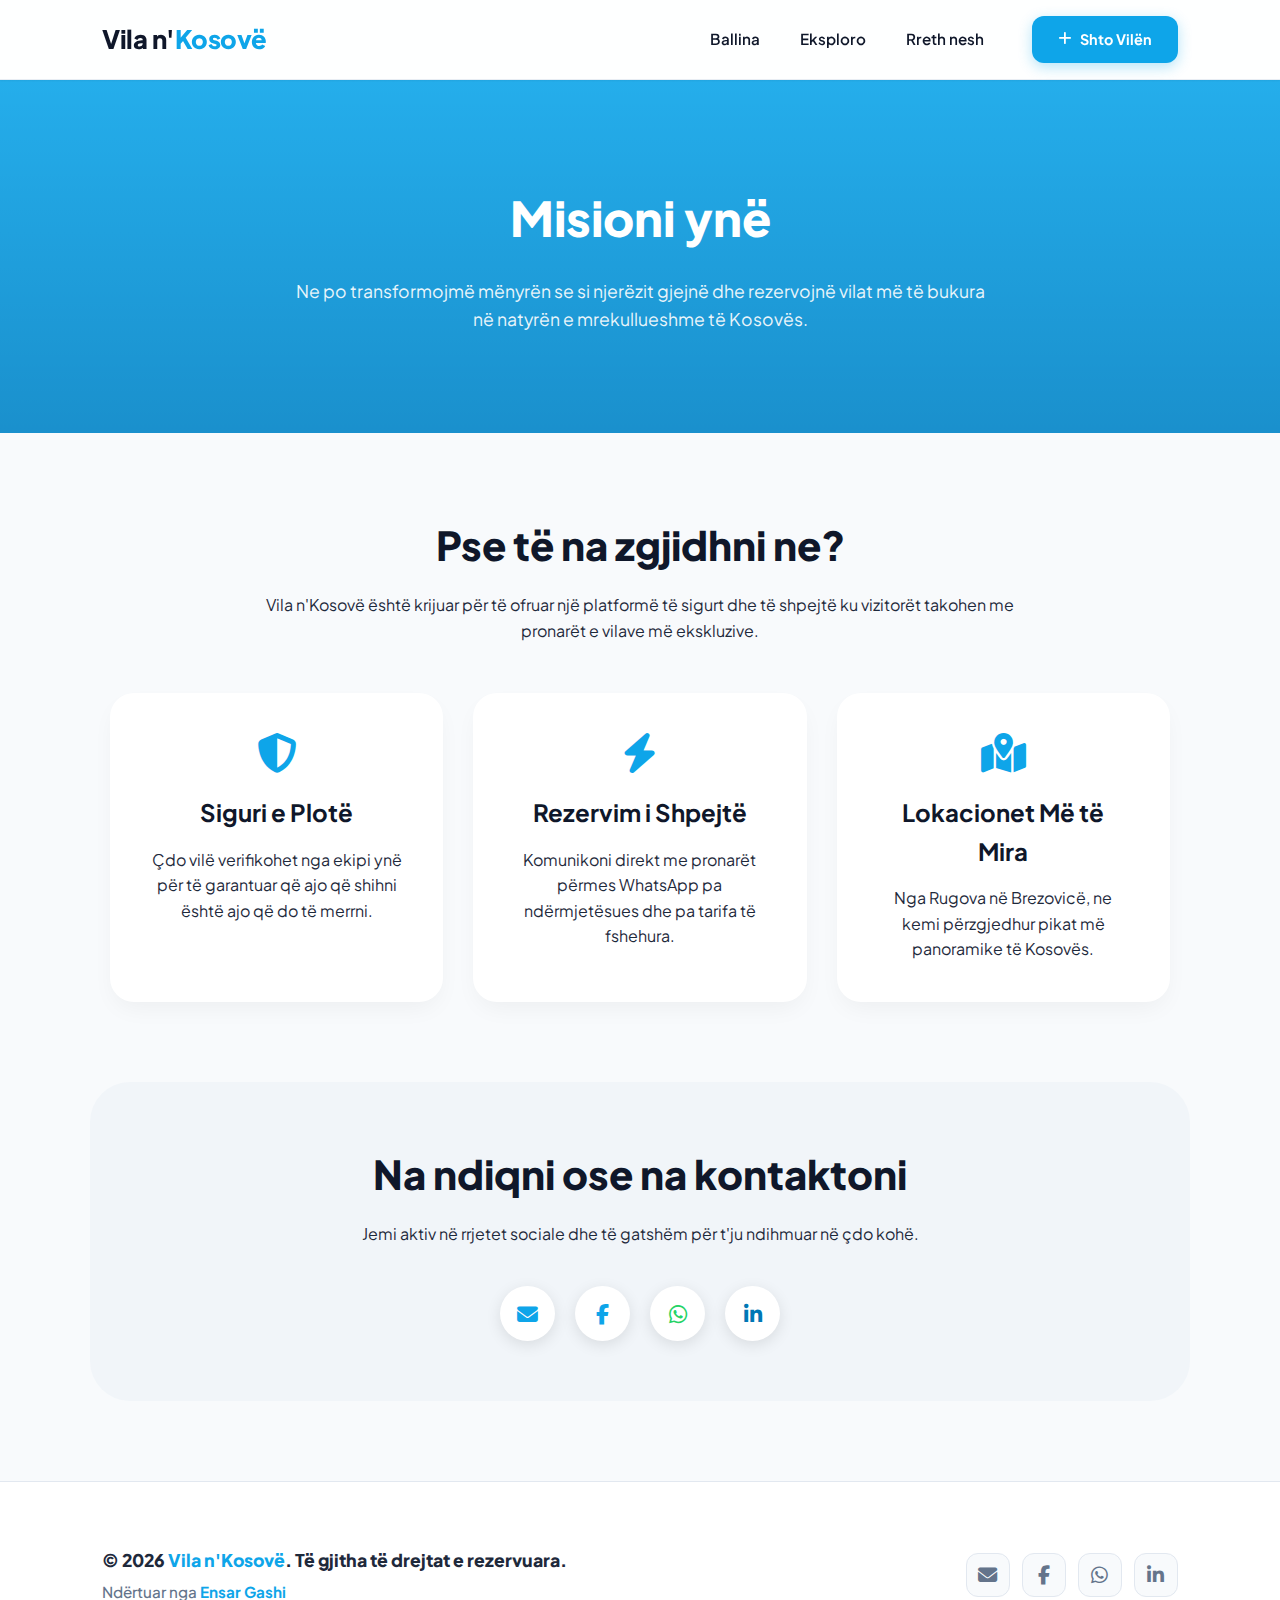
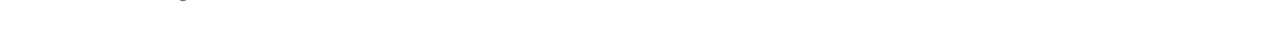
<file: rreth-nesh.html>
<!DOCTYPE html>
<html lang="sq">
<head>
    <meta charset="UTF-8">
    <meta name="viewport" content="width=device-width, initial-scale=1.0">
    <title>Rreth Nesh | Vila n'Kosovë</title>
    <link rel="manifest" href="manifest.json">
<meta name="theme-color" content="#0ea5e9">
    <link rel="stylesheet" href="listing.css">
    
    <link href="https://fonts.googleapis.com/css2?family=Plus+Jakarta+Sans:wght@400;500;600;700;800&display=swap" rel="stylesheet">
    <link rel="stylesheet" href="https://cdnjs.cloudflare.com/ajax/libs/font-awesome/6.4.0/css/all.min.css">

    <style>
        body { font-family: 'Plus Jakarta Sans', sans-serif; background-color: #f8fafc; color: #1e293b; line-height: 1.6; }
        
        /* Navbar & Mobile Menu Styles */
        .navbar {
            display: flex;
            justify-content: space-between;
            align-items: center;
            position: relative;
            z-index: 1000;
        }

        .hamburger {
            display: none;
            cursor: pointer;
            font-size: 1.5rem;
            color: #0f172a;
        }

        .close-menu {
            position: absolute;
            top: 20px;
            right: 20px;
            font-size: 1.5rem;
            display: none;
            cursor: pointer;
        }

        @media (max-width: 768px) {
            .hamburger { display: block; }
            .close-menu { display: block; }
            
            .nav-links-wrapper {
                position: fixed;
                top: 0;
                right: -100%;
                height: 100vh;
                width: 75%;
                background: white;
                flex-direction: column;
                padding: 80px 30px;
                transition: 0.4s cubic-bezier(0.4, 0, 0.2, 1);
                box-shadow: -10px 0 30px rgba(0,0,0,0.1);
                gap: 25px;
                display: flex !important;
            }

            .nav-links-wrapper.active { right: 0; }
            .about-hero h1 { font-size: 2.2rem; }
            .section-title { font-size: 1.8rem; }
            .section { padding: 40px 20px; }
        }

        /* About Styles */
        .about-hero {
            background: linear-gradient(rgba(14, 165, 233, 0.9), rgba(2, 132, 199, 0.9)), url('https://images.unsplash.com/photo-1501785888041-af3ef285b470?auto=format&fit=crop&q=80&w=2070');
            background-size: cover;
            background-position: center;
            color: white;
            padding: 100px 20px;
            text-align: center;
        }

        .about-hero h1 { font-size: 3rem; font-weight: 800; margin-bottom: 20px; }
        .about-hero p { font-size: 1.1rem; max-width: 700px; margin: 0 auto; opacity: 0.9; }

        .section { padding: 80px 20px; max-width: 1100px; margin: 0 auto; }
        .grid { display: grid; grid-template-columns: repeat(auto-fit, minmax(280px, 1fr)); gap: 30px; margin-top: 50px; }

        .card-feature {
            background: white;
            padding: 40px;
            border-radius: 24px;
            box-shadow: 0 10px 25px -5px rgba(0, 0, 0, 0.05);
            text-align: center;
            transition: transform 0.3s ease;
        }
        .card-feature:hover { transform: translateY(-10px); }
        .card-feature i { font-size: 2.5rem; color: #0ea5e9; margin-bottom: 20px; }
        .card-feature h3 { font-size: 1.5rem; margin-bottom: 15px; color: #0f172a; }

        .social-links { display: flex; justify-content: center; gap: 20px; margin-top: 40px; }
        .social-btn {
            width: 55px;
            height: 55px;
            display: flex;
            align-items: center;
            justify-content: center;
            border-radius: 50%;
            background: white;
            color: #0ea5e9;
            font-size: 1.3rem;
            box-shadow: 0 4px 15px rgba(0,0,0,0.1);
            text-decoration: none;
            transition: all 0.3s ease;
        }
        .social-btn:hover { background: #0ea5e9; color: white; transform: scale(1.1); }
        .btn-wa { color: #25D366; } .btn-wa:hover { background: #25D366; }
        .btn-li { color: #0077B5; } .btn-li:hover { background: #0077B5; }

        .about-text { text-align: center; max-width: 800px; margin: 0 auto 40px; }
        .section-title { font-size: 2.5rem; font-weight: 800; color: #0f172a; margin-bottom: 15px; }
    </style>
</head>
<body>

    <nav class="navbar">
        <div class="logo" onclick="window.location.href='index.html'" style="cursor:pointer">
            Vila n'<span>Kosovë</span>
        </div>
        <div class="nav-actions">
            <div class="nav-links-wrapper" id="navLinks">
                <i class="fa-solid fa-xmark close-menu" onclick="toggleMenu()"></i>
                <a href="index.html" class="nav-link">Ballina</a>
                <a href="eksploro.html" class="nav-link">Eksploro</a>
                <a href="rreth-nesh.html" class="nav-link active">Rreth nesh</a>
            </div>
            <a href="login.html" class="btn-primary"><i class="fa-solid fa-plus" style="margin-right: 8px;"></i> <span>Shto Vilën</span></a>
            <div class="hamburger" onclick="toggleMenu()">
                <i class="fa-solid fa-bars-staggered"></i>
            </div>
        </div>
    </nav>

    <section class="about-hero">
        <h1>Misioni ynë</h1>
        <p>Ne po transformojmë mënyrën se si njerëzit gjejnë dhe rezervojnë vilat më të bukura në natyrën e mrekullueshme të Kosovës.</p>
    </section>

    <section class="section">
        <div class="about-text">
            <h2 class="section-title">Pse të na zgjidhni ne?</h2>
            <p>Vila n'Kosovë është krijuar për të ofruar një platformë të sigurt dhe të shpejtë ku vizitorët takohen me pronarët e vilave më ekskluzive.</p>
        </div>

        <div class="grid">
            <div class="card-feature">
                <i class="fa-solid fa-shield-halved"></i>
                <h3>Siguri e Plotë</h3>
                <p>Çdo vilë verifikohet nga ekipi ynë për të garantuar që ajo që shihni është ajo që do të merrni.</p>
            </div>

            <div class="card-feature">
                <i class="fa-solid fa-bolt"></i>
                <h3>Rezervim i Shpejtë</h3>
                <p>Komunikoni direkt me pronarët përmes WhatsApp pa ndërmjetësues dhe pa tarifa të fshehura.</p>
            </div>

            <div class="card-feature">
                <i class="fa-solid fa-map-location-dot"></i>
                <h3>Lokacionet Më të Mira</h3>
                <p>Nga Rugova në Brezovicë, ne kemi përzgjedhur pikat më panoramike të Kosovës.</p>
            </div>
        </div>
    </section>

    <section class="section" style="background: #f1f5f9; border-radius: 40px; margin-bottom: 80px; padding: 60px 20px; text-align: center;">
        <div class="about-text" style="margin-bottom: 30px;">
            <h2 class="section-title">Na ndiqni ose na kontaktoni</h2>
            <p>Jemi aktiv në rrjetet sociale dhe të gatshëm për t'ju ndihmuar në çdo kohë.</p>
        </div>
        
        <div class="social-links">
            <a href="mailto:info.vilakosove@gmail.com" class="social-btn" title="Na dërgoni Email">
                <i class="fa-solid fa-envelope"></i>
            </a>

            <a href="https://www.facebook.com/ensar.gashi.940" target="_blank" class="social-btn" title="Facebook">
                <i class="fa-brands fa-facebook-f"></i>
            </a>

            <a href="https://wa.me/38349200528" target="_blank" class="social-btn btn-wa" title="WhatsApp">
                <i class="fa-brands fa-whatsapp"></i>
            </a>

            <a href="https://www.linkedin.com/in/ensar-gashi/" target="_blank" class="social-btn btn-li" title="LinkedIn">
                <i class="fa-brands fa-linkedin-in"></i>
            </a>
        </div>
    </section>

    <footer class="main-footer">
        <div class="footer-content">
            <div class="footer-info">
                <p class="copyright">&copy; 2026 <span>Vila n'Kosovë</span>. Të gjitha të drejtat e rezervuara.</p>
                <p class="credits">
                    Ndërtuar nga <a href="https://www.ensargashi.com/" target="_blank" class="author-link">Ensar Gashi</a>
                </p>
            </div>
            <div class="footer-socials">
                <a href="mailto:info.vilakosove@gmail.com" class="social-icon gm" title="Email"><i class="fa-solid fa-envelope"></i></a>
                <a href="https://www.facebook.com/ensar.gashi.940" class="social-icon fb" target="_blank" title="Facebook"><i class="fa-brands fa-facebook-f"></i></a>
                <a href="https://wa.me/38349200528" class="social-icon wa" target="_blank" title="WhatsApp"><i class="fa-brands fa-whatsapp"></i></a>
                <a href="https://www.linkedin.com/in/ensar-gashi/" class="social-icon li" target="_blank" title="LinkedIn"><i class="fa-brands fa-linkedin-in"></i></a>
            </div>
        </div>
    </footer>

    <script>
        function toggleMenu() {
            document.getElementById('navLinks').classList.toggle('active');
        }

        // Mbyll menunë nëse klikohet jashtë saj
        document.addEventListener('click', function(event) {
            const menu = document.getElementById('navLinks');
            const hamburger = document.querySelector('.hamburger');
            if (menu.classList.contains('active')) {
                if (!menu.contains(event.target) && !hamburger.contains(event.target)) {
                    menu.classList.remove('active');
                }
            }
        });
    </script>
</body>
</html>
</file>
<file: listing.css>
/* Vila n'Kosovë - Premium CSS 
    Style: Modern, Clean, High-Conversion
    Updated for: Full-width Hero, Smooth Fade Animation & Responsive Categories
*/

:root {
    --brand: #0ea5e9;
    --brand-dark: #0284c7;
    --brand-light: rgba(14, 165, 233, 0.1);
    --text-main: #0f172a;
    --text-muted: #64748b;
    --bg-body: #f8fafc;
    --white: #ffffff;
    --shadow-sm: 0 1px 2px 0 rgb(0 0 0 / 0.05);
    --shadow-md: 0 4px 6px -1px rgb(0 0 0 / 0.1);
    --shadow-lg: 0 20px 25px -5px rgb(0 0 0 / 0.1), 0 8px 10px -6px rgb(0 0 0 / 0.1);
    --transition: all 0.3s cubic-bezier(0.4, 0, 0.2, 1);
}

* { 
    margin: 0; 
    padding: 0; 
    box-sizing: border-box; 
    font-family: 'Plus Jakarta Sans', sans-serif; 
}

/* SHTESË: Smooth scroll për të gjithë faqen */
html {
    scroll-behavior: smooth;
}

body { 
    background-color: var(--bg-body); 
    color: var(--text-main);
    line-height: 1.5;
    overflow-x: hidden;
    width: 100%;
}

/* NAVBAR */
.navbar {
    display: flex; 
    justify-content: space-between; 
    align-items: center;
    padding: 1rem 8%; 
    background: rgba(255, 255, 255, 0.85); 
    backdrop-filter: blur(12px);
    -webkit-backdrop-filter: blur(12px);
    position: sticky; 
    top: 0; 
    z-index: 1000;
    border-bottom: 1px solid rgba(226, 232, 240, 0.8);
    box-shadow: var(--shadow-sm);
}

.logo { 
    font-size: 1.6rem; 
    font-weight: 800; 
    letter-spacing: -0.5px;
    cursor: pointer;
    flex-shrink: 0;
    text-decoration: none;
    color: var(--text-main);
}

.logo span { color: var(--brand); }

.nav-actions {
    display: flex;
    align-items: center;
    gap: 3rem;
}

.nav-links-wrapper {
    display: flex;
    align-items: center;
    gap: 2.5rem;
}

.nav-link {
    text-decoration: none;
    color: var(--text-main);
    font-weight: 600;
    font-size: 0.95rem;
    transition: var(--transition);
    position: relative;
    white-space: nowrap;
}

.nav-link::after {
    content: '';
    position: absolute;
    width: 0;
    height: 2px;
    bottom: -4px;
    left: 0;
    background: var(--brand);
    transition: var(--transition);
}

.nav-link:hover { color: var(--brand); }
.nav-link:hover::after { width: 100%; }

.btn-primary {
    background: var(--brand); 
    color: var(--white); 
    padding: 12px 26px;
    border-radius: 12px; 
    text-decoration: none; 
    font-weight: 700; 
    font-size: 0.9rem;
    box-shadow: 0 4px 14px 0 rgba(14, 165, 233, 0.3);
    transition: var(--transition);
    white-space: nowrap;
    display: flex;
    align-items: center;
    border: none;
    cursor: pointer;
}

.btn-primary:hover {
    background: var(--brand-dark);
    transform: translateY(-2px);
    box-shadow: 0 6px 20px rgba(14, 165, 233, 0.23);
}

/* HERO SECTION */
.hero {
    height: 80vh; 
    width: 100%; 
    position: relative;
    display: flex; 
    align-items: center; 
    justify-content: center; 
    text-align: center; 
    color: var(--white);
    background-color: #0f172a;
    overflow: hidden;
    margin: 0;
}

.hero-bg-container {
    position: absolute;
    inset: 0;
    width: 100%;
    height: 100%;
    z-index: 0;
}

.hero-slide {
    position: absolute;
    inset: 0;
    width: 100%;
    height: 100%;
    background-size: cover;
    background-position: center;
    background-repeat: no-repeat;
    opacity: 0;
    transition: opacity 1.5s ease-in-out;
}

.hero-slide.active {
    opacity: 1;
}

.hero::before {
    content: "";
    position: absolute;
    inset: 0;
    background: linear-gradient(to bottom, rgba(15, 23, 42, 0.3), rgba(15, 23, 42, 0.6));
    z-index: 1;
}

.hero-content {
    max-width: 850px;
    z-index: 5;
    padding: 0 20px;
    animation: fadeInHero 1.2s ease-out;
    position: relative;
}

@keyframes fadeInHero {
    from { opacity: 0; transform: translateY(30px); }
    to { opacity: 1; transform: translateY(0); }
}

.hero-content h1 { 
    font-size: clamp(2.5rem, 6vw, 4.2rem); 
    font-weight: 800;
    margin-bottom: 1.5rem;
    letter-spacing: -2px;
    line-height: 1.1;
    text-shadow: 0 4px 20px rgba(0,0,0,0.3);
}

.hero-content p {
    font-size: 1.25rem;
    opacity: 0.95;
    max-width: 650px;
    margin: 0 auto;
    font-weight: 500;
    text-shadow: 0 2px 10px rgba(0,0,0,0.2);
}

/* SEARCH BOX */
.search-box {
    background: var(--white); 
    padding: 8px; 
    border-radius: 24px; 
    display: flex; 
    align-items: center;
    max-width: 750px; 
    margin: 3.5rem auto 0;
    box-shadow: 0 25px 50px -12px rgba(0,0,0,0.25);
    position: relative;
    z-index: 10;
}

.search-box input { 
    flex: 1; 
    border: none; 
    padding: 15px 25px; 
    outline: none; 
    font-size: 1.1rem; 
    color: var(--text-main);
    background: transparent;
}

.search-box button {
    background: var(--brand);
    color: var(--white);
    border: none;
    padding: 16px 35px;
    border-radius: 18px;
    font-weight: 700;
    font-size: 1rem;
    cursor: pointer;
    transition: var(--transition);
}

.search-box button:hover { 
    background: var(--brand-dark);
    box-shadow: 0 10px 15px -3px rgba(14, 165, 233, 0.3);
}

/* CATEGORIES / FILTERS SECTION */
.categories-container {
    padding: 2rem 8% 0;
    width: 100%;
    max-width: 1600px;
    margin: 0 auto;
}

.categories-wrapper {
    display: flex;
    gap: 1.5rem;
    overflow-x: auto;
    padding: 10px 5px;
    scrollbar-width: none; /* Firefox */
    -ms-overflow-style: none; /* IE/Edge */
    scroll-behavior: smooth;
    -webkit-overflow-scrolling: touch;
}

.categories-wrapper::-webkit-scrollbar {
    display: none; /* Chrome, Safari, Opera */
}

.category-item {
    display: flex;
    flex-direction: column;
    align-items: center;
    gap: 8px;
    min-width: 80px;
    cursor: pointer;
    transition: var(--transition);
    opacity: 0.7;
    flex-shrink: 0; 
}

.category-item i {
    font-size: 1.4rem;
    color: var(--text-main);
}

.category-item span {
    font-size: 0.85rem;
    font-weight: 600;
    white-space: nowrap;
}

.category-item:hover, .category-item.active {
    opacity: 1;
    color: var(--brand);
    transform: translateY(-2px);
}

.category-item.active i, .category-item.active span {
    color: var(--brand);
}

/* SHTESË: Stili për Counter-at e Statistikave */
.counter {
    font-variant-numeric: tabular-nums;
    background: linear-gradient(to right, var(--brand), #38bdf8);
    -webkit-background-clip: text;
    -webkit-text-fill-color: transparent;
    display: inline-block;
}

/* GRID & CARDS */
.container { padding: 3rem 8% 5rem; width: 100%; max-width: 1600px; margin: 0 auto; }

.section-header {
    display: flex;
    justify-content: space-between;
    align-items: flex-end;
    margin-bottom: 3.5rem;
}

.section-header h2 { font-size: 2.4rem; font-weight: 800; letter-spacing: -1px; }
#countText { color: var(--text-muted); font-weight: 600; font-size: 1.1rem; }

.listings-grid {
    display: grid; 
    grid-template-columns: repeat(auto-fill, minmax(340px, 1fr)); 
    gap: 2.5rem;
}

/* VILA CARD DESIGN */
.vila-card {
    background: var(--white); 
    border-radius: 30px; 
    overflow: hidden;
    transition: var(--transition); 
    border: 1px solid #f1f5f9;
    box-shadow: 0 4px 6px -1px rgba(0,0,0,0.02);
    cursor: pointer;
    display: flex;
    flex-direction: column;
    text-decoration: none;
}

.vila-card:hover { 
    transform: translateY(-10px); 
    box-shadow: var(--shadow-lg); 
}

.card-img-container {
    width: 100%;
    height: 280px;
    overflow: hidden;
    position: relative;
}

.vila-card img { 
    width: 100%; 
    height: 100%; 
    object-fit: cover; 
    transition: transform 0.8s ease;
}

.vila-card:hover img { transform: scale(1.1); }

.price-tag {
    position: absolute;
    bottom: 15px;
    left: 15px;
    background: white;
    padding: 8px 15px;
    border-radius: 12px;
    font-weight: 800;
    color: var(--text-main);
    box-shadow: 0 4px 10px rgba(0,0,0,0.1);
    font-size: 1rem;
    z-index: 5;
}

.price-tag span { color: var(--brand); font-size: 0.8rem; font-weight: 600; }

.vila-info { padding: 1.8rem; flex-grow: 1; }

.location-info {
    color: var(--brand);
    font-size: 0.85rem;
    font-weight: 700;
    text-transform: uppercase;
    letter-spacing: 1px;
    display: flex;
    align-items: center;
    gap: 5px;
}

.vila-info h3 { 
    margin: 10px 0 12px 0; 
    font-size: 1.4rem; 
    font-weight: 800;
    color: var(--text-main);
    line-height: 1.3;
}

/* FOOTER */
.main-footer {
    background: #ffffff;
    padding: 4rem 8% 2rem;
    border-top: 1px solid #e2e8f0;
    margin-top: 5rem;
}

.footer-content {
    display: flex;
    justify-content: space-between;
    align-items: center;
    max-width: 1400px;
    margin: 0 auto;
    flex-wrap: wrap;
    gap: 2rem;
}

.copyright {
    color: #1e293b;
    font-weight: 800;
    font-size: 1.1rem;
    margin-bottom: 5px;
}

.copyright span { color: var(--brand); }

.credits {
    font-size: 0.95rem;
    color: #64748b;
    font-weight: 500;
}

.author-link {
    color: var(--brand);
    text-decoration: none;
    font-weight: 700;
    transition: var(--transition);
}

.author-link:hover { color: var(--brand-dark); text-decoration: underline; }

.footer-socials { display: flex; gap: 12px; }

.social-icon {
    width: 44px;
    height: 44px;
    display: flex;
    align-items: center;
    justify-content: center;
    border-radius: 12px;
    background: #f8fafc;
    color: #64748b;
    text-decoration: none;
    font-size: 1.2rem;
    transition: all 0.3s ease;
    border: 1px solid #e2e8f0;
}

.social-icon:hover {
    transform: translateY(-5px);
    color: white;
    box-shadow: 0 10px 15px -3px rgba(0,0,0,0.1);
}

.social-icon.fb:hover { background: #1877f2; border-color: #1877f2; }
.social-icon.wa:hover { background: #25d366; border-color: #25d366; }
.social-icon.gm:hover { background: #ea4335; border-color: #ea4335; }

/* RESPONSIVE */
@media (max-width: 1024px) {
    .container { padding: 4rem 5%; }
}

@media (max-width: 768px) {
    .navbar { padding: 0.8rem 5%; } /* Pakësuar paddingu */
    .nav-actions { gap: 0.8rem; } /* Pakësuar gap-i që të mos zënë vend */
    
    /* FIX PËR BUTONIN SHTO VILËN NË MOBILE */
    .btn-shto-vilen {
        padding: 8px 14px;
        font-size: 0.8rem;
    }
    .btn-shto-vilen span {
        display: none; /* Fsheh tekstin në telefon */
    }
    .btn-shto-vilen i {
        margin: 0 !important;
        font-size: 1.1rem;
    }

    .nav-links-wrapper { display: none; } 
    .hero { height: 70vh; }
    .hero-content h1 { font-size: 2.2rem; }
    .search-box { flex-direction: column; padding: 15px; border-radius: 20px; margin-top: 2rem; width: 90%; }
    .search-box input { width: 100%; text-align: center; padding: 10px; }
    .search-box button { width: 100%; margin-top: 10px; }
    .section-header { flex-direction: column; align-items: flex-start; gap: 10px; }
    .listings-grid { grid-template-columns: 1fr; gap: 2rem; }
    .footer-content { flex-direction: column; text-align: center; }
    .categories-container { padding: 1.5rem 5% 0; }
}
</file>
